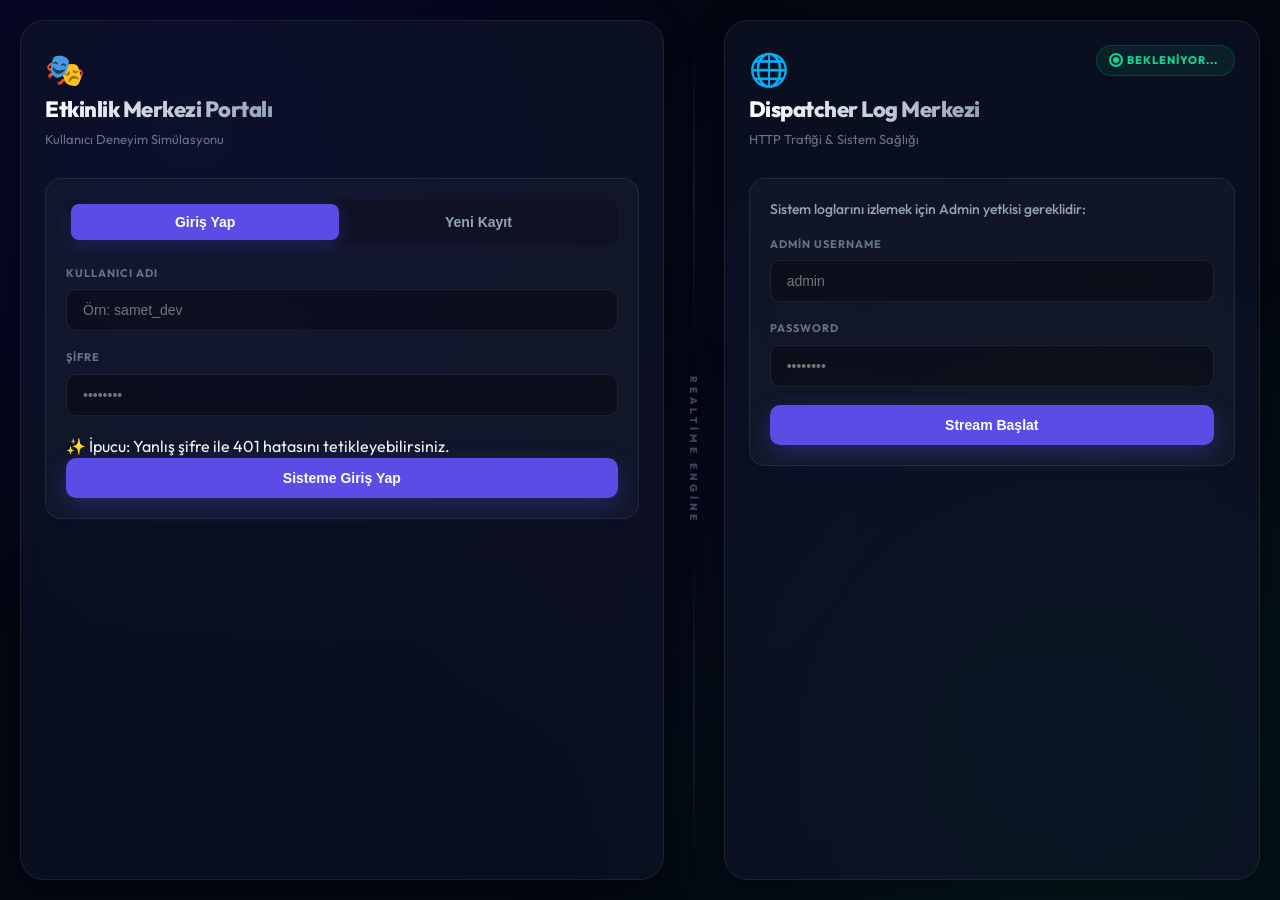
<file: admin-ui/src/index.html>
<!DOCTYPE html>
<html lang="tr">
<head>
    <meta charset="UTF-8">
    <meta name="viewport" content="width=device-width, initial-scale=1.0">
    <title>Etkinlik Merkezi | Premium Canlı Admin Paneli</title>
    <!-- Modern & Premium Typography -->
    <link href="https://fonts.googleapis.com/css2?family=Outfit:wght@300;400;500;600;700;800&family=JetBrains+Mono:wght@400;500&display=swap" rel="stylesheet">
    <link rel="stylesheet" href="style.css">
</head>
<body>
    <div class="app-layout">

        <!-- ========== SOL PANEL: KULLANICI PORTALI ========== -->
        <div class="panel user-panel">
            <div class="panel-header">
                <div class="panel-title">
                    <span style="font-size: 32px;">🎭</span>
                    <div>
                        <h2>Etkinlik Merkezi Portalı</h2>
                        <p>Kullanıcı Deneyim Simülasyonu</p>
                    </div>
                </div>
                <div id="user-badge" class="user-badge hidden"></div>
            </div>

            <!-- AUTH SECTION -->
            <div id="auth-section" class="card">
                <div class="tab-bar">
                    <button id="btn-tab-login" class="tab active">Giriş Yap</button>
                    <button id="btn-tab-register" class="tab">Yeni Kayıt</button>
                </div>

                <div id="form-login" class="auth-form">
                    <div class="input-group">
                        <label>Kullanıcı Adı</label>
                        <input type="text" id="login-username" placeholder="Örn: samet_dev">
                    </div>
                    <div class="input-group">
                        <label>Şifre</label>
                        <input type="password" id="login-password" placeholder="••••••••">
                    </div>
                    <div class="hint-box" style="background: rgba(var(--accent-h), 80%, 60%, 0.1); border: 1px solid rgba(var(--accent-h), 80%, 60%, 0.2);">
                        ✨ İpucu: Yanlış şifre ile 401 hatasını tetikleyebilirsiniz.
                    </div>
                    <button id="btn-login" class="btn btn-primary">Sisteme Giriş Yap</button>
                </div>

                <div id="form-register" class="auth-form hidden">
                    <div class="input-group">
                        <label>Kullanıcı Adı</label>
                        <input type="text" id="reg-username" placeholder="yeni_kayit">
                    </div>
                    <div class="input-group">
                        <label>Şifre</label>
                        <input type="password" id="reg-password" placeholder="••••••••">
                    </div>
                    <div class="input-group">
                        <label>Admin Yetki Kodu <span style="color:var(--text-muted);font-size:10px;">(Opsiyonel)</span></label>
                        <input type="text" id="reg-admin-secret" placeholder="admin_gizli_kod_2026">
                    </div>
                    <button id="btn-register" class="btn btn-primary">Hesabımı Oluştur</button>
                </div>

                <div id="auth-msg" class="msg-box"></div>
            </div>

            <!-- EVENTS SECTION -->
            <div id="events-section" class="card hidden">
                <div class="section-header">
                    <h3 style="font-size: 16px;">🔥 Güncel Etkinlikler</h3>
                    <button id="btn-refresh-events" class="btn btn-outline" style="padding: 6px 12px; font-size: 11px;">Yenile</button>
                </div>
                <div id="events-list" class="events-list">
                    <div class="loading">Sistem taranıyor...</div>
                </div>
            </div>

            <!-- ADMIN: ETKİNLİK OLUŞTUR -->
            <div id="create-event-section" class="card hidden">
                <h3 style="font-size: 16px; margin-bottom: 12px;">🛠️ Yönetim: Etkinlik Planla</h3>
                <div class="input-group">
                    <label>Başlık</label>
                    <input type="text" id="event-name" placeholder="Örn: Tech Conference 2026">
                </div>
                <div class="input-group">
                    <label>Lokasyon</label>
                    <input type="text" id="event-location" placeholder="Örn: Ankara Offline">
                </div>
                <div class="input-group">
                    <label>Bilet Kapasitesi</label>
                    <input type="number" id="event-capacity" value="100">
                </div>
                <button id="btn-create-event" class="btn btn-success">Yayına Al</button>
                <div id="create-event-msg" class="msg-box"></div>
            </div>

            <!-- BİLETLERİM -->
            <div id="my-bookings-section" class="card hidden">
                <div class="section-header">
                    <h3 style="font-size: 16px;">🎫 Satın Alınanlar</h3>
                    <button id="btn-refresh-bookings" class="btn btn-outline" style="padding: 6px 12px; font-size: 11px;">Tazele</button>
                </div>
                <div id="bookings-list" class="events-list">
                    <div class="empty-state">Henüz biletiniz bulunmuyor.</div>
                </div>
            </div>

            <!-- PORTAL LOGOUT -->
            <div id="logout-section" class="hidden" style="margin-top: auto;">
                <button id="btn-portal-logout" class="btn btn-outline" style="width:100%; border-color: rgba(239, 68, 68, 0.3); color: #fca5a5; cursor: pointer;">
                    🚪 Portal Oturumunu Kapat
                </button>
            </div>
        </div>

        <!-- ========== ORTA AYRAÇ ========== -->
        <div class="divider">
            <div class="divider-line"></div>
            <div class="divider-label">Realtime Engine</div>
            <div class="divider-line"></div>
        </div>

        <!-- ========== SAĞ PANEL: LOG MERKEZİ ========== -->
        <div class="panel log-panel">
            <div class="panel-header">
                <div class="panel-title">
                    <span style="font-size: 32px;">🌐</span>
                    <div>
                        <h2>Dispatcher Log Merkezi</h2>
                        <p>HTTP Trafiği & Sistem Sağlığı</p>
                    </div>
                </div>
                <div id="log-status" class="status-indicator">
                    <span class="pulse"></span>
                    <span>Bekleniyor...</span>
                </div>
            </div>

            <!-- LOG LOGIN -->
            <div id="log-login-section" class="card">
                <p style="color:var(--text-dim); margin-bottom:16px; font-size:14px; font-weight: 500;">Sistem loglarını izlemek için Admin yetkisi gereklidir:</p>
                <div class="input-group">
                    <label>Admin Username</label>
                    <input type="text" id="log-admin-username" placeholder="admin">
                </div>
                <div class="input-group">
                    <label>Password</label>
                    <input type="password" id="log-admin-password" placeholder="••••••••">
                </div>
                <button id="btn-admin-login" class="btn btn-primary">Stream Başlat</button>
                <div id="log-login-msg" class="msg-box"></div>
            </div>

            <!-- LOG CONTENT -->
            <div id="log-table-wrapper" class="log-table-wrapper hidden">
                <div class="log-stats-bar">
                    <button id="btn-pause" class="btn btn-outline" style="padding: 6px 16px; font-size: 12px;">⏸️ Duraklat</button>
                    <span id="stat-total" class="badge">0 LOG</span>
                    <span id="stat-critical" class="badge badge-error" style="cursor: pointer;">🚨 0 KRİTİK</span>
                    <span id="stat-warning" class="badge badge-warning" style="cursor: pointer;">⚠️ 0 UYARI</span>
                    <span id="stat-latency" class="badge">AVG: 0ms</span>
                    
                    <!-- ADMIN LOGOUT -->
                    <button id="btn-admin-logout" class="btn btn-outline" style="margin-left: auto; padding: 6px 12px; font-size: 11px; border-color: rgba(239, 68, 68, 0.2); cursor: pointer;">
                        Çıkış
                    </button>
                </div>
                
                <div class="table-scroll">
                    <table id="log-table">
                        <thead>
                            <tr>
                                <th style="width: 80px;">ZAMAN</th>
                                <th style="width: 60px;">METOT</th>
                                <th>ROTA</th>
                                <th style="width: 50px;">STAT</th>
                                <th style="width: 70px;">MS</th>
                                <th>MESAJ</th>
                            </tr>
                        </thead>
                        <tbody id="log-body"></tbody>
                    </table>
                </div>
            </div>
        </div>

    </div>

    <script src="app.js"></script>
</body>
</html>
</file>
<file: admin-ui/src/style.css>
/* ============================================================
   EventHub Glassmorphism Design System 
   Premium UI for High-Performance Microservices
   ============================================================ */

:root {
    /* Color Palette - HSL for harmony */
    --accent-h: 245; /* Indigo Base */
    --accent-s: 75%;
    --accent-l: 60%;
    
    --primary:     hsl(var(--accent-h), var(--accent-s), var(--accent-l));
    --primary-glow:hsla(var(--accent-h), var(--accent-s), var(--accent-l), 0.3);
    --primary-alt: hsl(260, 80%, 70%);

    --bg:          #030712;
    --glass:       rgba(15, 23, 42, 0.6);
    --glass-heavy: rgba(10, 15, 30, 0.85);
    --glass-border:rgba(255, 255, 255, 0.08);
    --glass-hover: rgba(255, 255, 255, 0.12);
    
    --success:     hsl(160, 85%, 45%);
    --warning:     hsl(35, 95%, 55%);
    --error:       hsl(0, 85%, 60%);
    
    --text:        #f8fafc;
    --text-dim:    #94a3b8;
    --text-muted:  #64748b;
    
    --radius-lg:   24px;
    --radius-md:   16px;
    --radius-sm:   10px;
    
    --transition:  all 0.3s cubic-bezier(0.4, 0, 0.2, 1);
}

/* Base Reset */
*, *::before, *::after { box-sizing: border-box; margin: 0; padding: 0; }

body {
    background: var(--bg);
    color: var(--text);
    font-family: 'Outfit', 'Inter', system-ui, -apple-system, sans-serif;
    min-height: 100vh;
    overflow: hidden;
    line-height: 1.5;
}

/* Interactive Background Sparkles */
body::before {
    content: '';
    position: fixed;
    inset: 0;
    background: 
        radial-gradient(circle at 15% 15%, hsla(245, 80%, 20%, 0.4) 0%, transparent 40%),
        radial-gradient(circle at 85% 85%, hsla(160, 80%, 15%, 0.3) 0%, transparent 40%),
        radial-gradient(circle at 50% 50%, hsla(260, 80%, 10%, 0.2) 0%, transparent 60%);
    z-index: -1;
    pointer-events: none;
}

/* Animations */
@keyframes float {
    0%, 100% { transform: translateY(0); }
    50% { transform: translateY(-10px); }
}

@keyframes fadeIn {
    from { opacity: 0; transform: translateY(10px); }
    to { opacity: 1; transform: translateY(0); }
}

@keyframes slideInRight {
    from { transform: translateX(30px); opacity: 0; }
    to { transform: translateX(0); opacity: 1; }
}

@keyframes pulse-glow {
    0% { box-shadow: 0 0 0 0 hsla(var(--accent-h), 80%, 60%, 0.4); }
    70% { box-shadow: 0 0 0 10px hsla(var(--accent-h), 80%, 60%, 0); }
    100% { box-shadow: 0 0 0 0 hsla(var(--accent-h), 80%, 60%, 0); }
}

/* Layout */
.app-layout {
    display: grid;
    grid-template-columns: 1.2fr 40px 1fr;
    height: 100vh;
    width: 100vw;
    padding: 20px;
    gap: 10px;
}

.panel {
    display: flex;
    flex-direction: column;
    height: 100%;
    overflow-y: auto;
    padding: 24px;
    gap: 20px;
    background: var(--glass);
    backdrop-filter: blur(24px);
    -webkit-backdrop-filter: blur(24px);
    border: 1px solid var(--glass-border);
    border-radius: var(--radius-lg);
    box-shadow: 0 8px 32px rgba(0,0,0,0.4);
}

.panel::-webkit-scrollbar { width: 5px; }
.panel::-webkit-scrollbar-thumb { background: var(--glass-border); border-radius: 10px; }
.panel::-webkit-scrollbar-thumb:hover { background: var(--glass-hover); }

/* Divider */
.divider {
    display: flex;
    flex-direction: column;
    align-items: center;
    justify-content: center;
    gap: 12px;
}

.divider-line {
    flex: 1;
    width: 2px;
    background: linear-gradient(to bottom, transparent, var(--glass-border), transparent);
}

.divider-label {
    font-size: 10px;
    font-weight: 800;
    letter-spacing: 4px;
    color: var(--text-muted);
    writing-mode: vertical-rl;
    text-transform: uppercase;
    opacity: 0.6;
}

/* UI Components */
.panel-header {
    display: flex;
    align-items: flex-start;
    justify-content: space-between;
    margin-bottom: 8px;
}

.panel-title h2 {
    font-size: 22px;
    font-weight: 800;
    background: linear-gradient(to right, #fff, var(--text-dim));
    -webkit-background-clip: text;
    -webkit-text-fill-color: transparent;
    letter-spacing: -0.5px;
}

.panel-title p {
    font-size: 13px;
    color: var(--text-muted);
    margin-top: 4px;
}

/* Premium Card */
.card {
    background: rgba(255, 255, 255, 0.03);
    border: 1px solid var(--glass-border);
    border-radius: var(--radius-md);
    padding: 20px;
    transition: var(--transition);
}

.card:hover {
    border-color: rgba(255,255,255,0.15);
    background: rgba(255,255,255,0.05);
    transform: translateY(-2px);
}

/* Tabs */
.tab-bar {
    display: flex;
    background: rgba(0,0,0,0.2);
    padding: 5px;
    border-radius: var(--radius-sm);
    gap: 5px;
    margin-bottom: 20px;
}

.tab {
    flex: 1;
    padding: 10px;
    border: none;
    background: transparent;
    color: var(--text-dim);
    font-weight: 600;
    cursor: pointer;
    border-radius: calc(var(--radius-sm) - 2px);
    transition: var(--transition);
    font-size: 14px;
}

.tab.active {
    background: var(--primary);
    color: white;
    box-shadow: 0 4px 15px var(--primary-glow);
}

/* Inputs */
.input-group { margin-bottom: 18px; }
.input-group label {
    display: block;
    font-size: 11px;
    font-weight: 700;
    color: var(--text-muted);
    text-transform: uppercase;
    margin-bottom: 8px;
    letter-spacing: 1px;
}

.input-group input {
    width: 100%;
    padding: 12px 16px;
    background: rgba(0,0,0,0.3);
    border: 1px solid var(--glass-border);
    border-radius: var(--radius-sm);
    color: white;
    font-size: 14px;
    outline: none;
    transition: var(--transition);
}

.input-group input:focus {
    border-color: var(--primary);
    background: rgba(0,0,0,0.5);
    box-shadow: 0 0 20px var(--primary-glow);
}

/* Buttons */
.btn {
    padding: 12px 24px;
    border-radius: var(--radius-sm);
    font-weight: 700;
    cursor: pointer;
    transition: var(--transition);
    display: inline-flex;
    align-items: center;
    justify-content: center;
    gap: 8px;
    border: none;
    font-size: 14px;
}

.btn-primary {
    background: var(--primary);
    color: white;
    width: 100%;
    box-shadow: 0 8px 24px var(--primary-glow);
}

.btn-primary:hover {
    transform: translateY(-2px);
    box-shadow: 0 12px 32px var(--primary-glow);
    filter: brightness(1.1);
}

.btn-success {
    background: var(--success);
    color: white;
    width: 100%;
}

.btn-outline {
    background: transparent;
    border: 1px solid var(--glass-border);
    color: var(--text-dim);
}

.btn-outline:hover {
    border-color: var(--text-dim);
    color: white;
    background: rgba(255,255,255,0.05);
}

/* Event List */
.event-card {
    display: flex;
    justify-content: space-between;
    align-items: center;
    padding: 16px;
    background: rgba(255,255,255,0.02);
    border: 1px solid var(--glass-border);
    border-radius: var(--radius-sm);
    margin-bottom: 12px;
    animation: fadeIn 0.4s ease forwards;
}

.event-name { font-weight: 700; font-size: 15px; margin-bottom: 4px; }
.event-meta { font-size: 12px; color: var(--text-muted); display: flex; gap: 8px; }

.event-capacity {
    font-size: 12px;
    font-weight: 800;
    padding: 4px 10px;
    border-radius: 20px;
    background: rgba(16, 185, 129, 0.1);
}

.btn-book {
    padding: 8px 16px;
    background: var(--primary);
    color: white;
    border-radius: 8px;
    font-size: 12px;
    font-weight: 700;
    border: none;
    cursor: pointer;
    transition: var(--transition);
}

.btn-book:hover { transform: scale(1.05); }
.btn-book:disabled { opacity: 0.5; cursor: not-allowed; filter: grayscale(1); }

/* Log Center */
.log-stats-bar {
    display: flex;
    overflow-x: auto;
    gap: 12px;
    padding-bottom: 8px;
}

.log-stats-bar::-webkit-scrollbar { display: none; }

.badge {
    padding: 6px 14px;
    border-radius: 20px;
    font-size: 11px;
    font-weight: 700;
    white-space: nowrap;
    background: rgba(255,255,255,0.05);
    border: 1px solid var(--glass-border);
    transition: var(--transition);
}

.badge-error { color: var(--error); border-color: hsla(0, 85%, 60%, 0.3); }
.badge-warning { color: var(--warning); border-color: hsla(35, 95%, 55%, 0.3); }

.badge.active {
    background: currentColor;
    color: #000;
}

.log-table-wrapper {
    flex: 1;
    display: flex;
    flex-direction: column;
    min-height: 0;
}

.table-scroll {
    flex: 1;
    overflow: auto;
    border-radius: var(--radius-md);
    background: rgba(0,0,0,0.2);
    border: 1px solid var(--glass-border);
}

table { width: 100%; border-collapse: collapse; }
th {
    position: sticky;
    top: 0;
    background: var(--glass-heavy);
    padding: 12px 16px;
    text-align: left;
    font-size: 10px;
    text-transform: uppercase;
    letter-spacing: 2px;
    color: var(--text-muted);
    border-bottom: 1px solid var(--glass-border);
    z-index: 10;
}

td {
    padding: 12px 16px;
    font-size: 12px;
    border-bottom: 1px solid rgba(255,255,255,0.02);
    font-family: 'JetBrains Mono', 'Fira Code', monospace;
}

tr.new-row {
    animation: slideInRight 0.4s cubic-bezier(0.175, 0.885, 0.32, 1.275);
    background: linear-gradient(to right, hsla(var(--accent-h), 80%, 60%, 0.05), transparent);
}

.method-GET { color: #3b82f6; }
.method-POST { color: #10b981; }
.method-DELETE { color: #ef4444; }

.s-2xx { color: var(--success); }
.s-4xx { color: var(--warning); }
.s-5xx { color: var(--error); }

/* Status */
.status-indicator {
    padding: 6px 16px;
    border-radius: 30px;
    background: rgba(16, 185, 129, 0.1);
    color: var(--success);
    font-size: 11px;
    font-weight: 800;
    display: flex;
    align-items: center;
    gap: 8px;
    border: 1px solid rgba(16, 185, 129, 0.2);
    text-transform: uppercase;
    letter-spacing: 1px;
}

.pulse {
    width: 6px; height: 6px;
    background: currentColor;
    border-radius: 50%;
    position: relative;
}

.pulse::after {
    content: '';
    position: absolute;
    inset: -4px;
    border: 2px solid currentColor;
    border-radius: 50%;
    animation: pulse-glow 2s infinite;
}

/* User Badge */
.user-badge {
    background: linear-gradient(135deg, rgba(255,255,255,0.05), rgba(255,255,255,0.01));
    border: 1px solid var(--glass-border);
    padding: 8px 16px;
    border-radius: 50px;
    display: flex;
    align-items: center;
    gap: 10px;
    font-weight: 700;
    font-size: 13px;
}

.badge-admin {
    background: var(--warning);
    color: #000;
    padding: 2px 8px;
    border-radius: 4px;
    font-size: 9px;
    text-transform: uppercase;
}

/* Utils */
.hidden { display: none !important; }
.loading { padding: 40px; text-align: center; color: var(--text-muted); font-weight: 600; }
.empty-state { padding: 40px; text-align: center; color: var(--text-muted); opacity: 0.6; }

/* Mobile */
@media (max-width: 1000px) {
    .app-layout {
        grid-template-columns: 1fr;
        height: auto;
        overflow: auto;
    }
    .panel { height: 600px; }
    .divider { display: none; }
}
</file>
